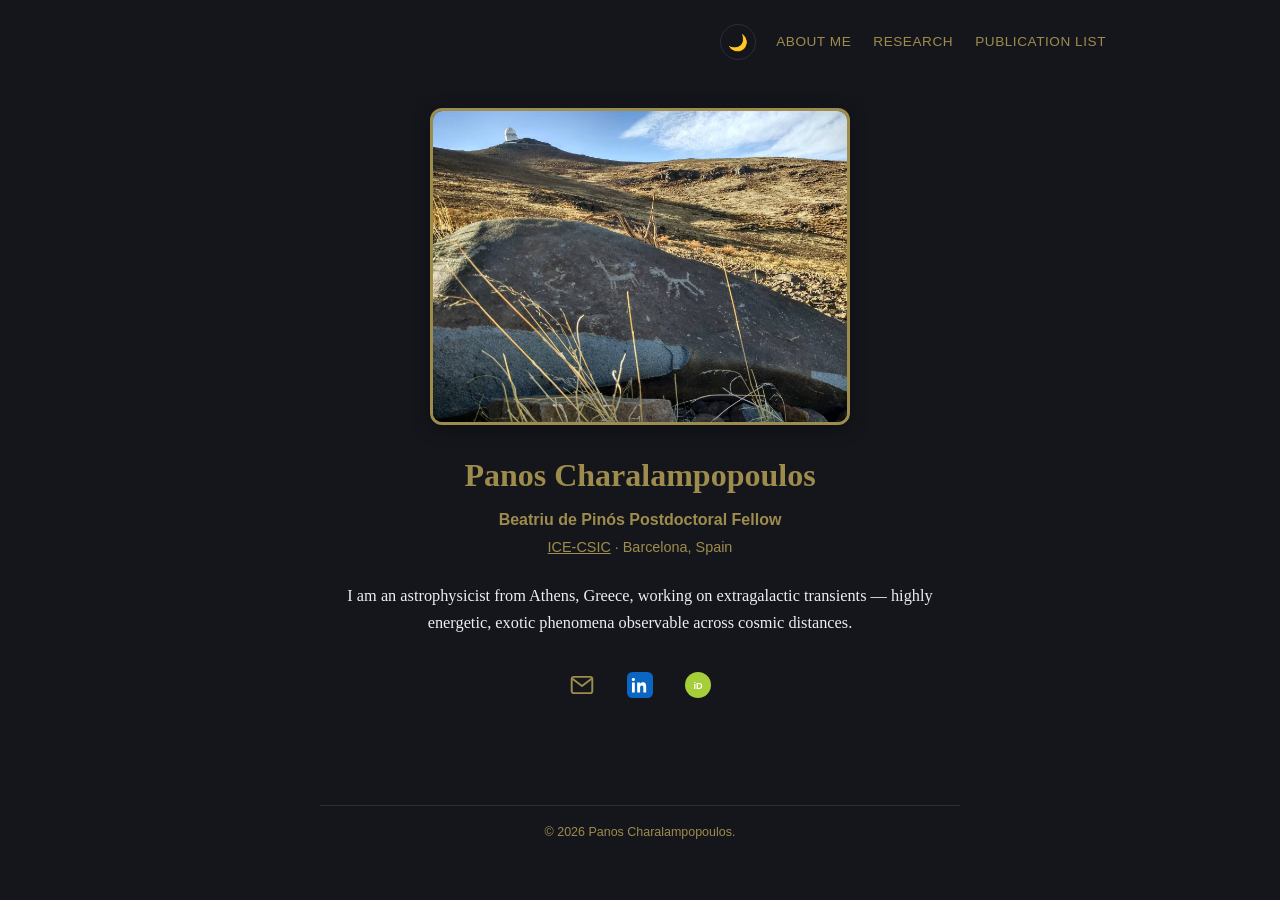
<file: index.html>
<!DOCTYPE html>
<html lang="en">
<head>
  <meta charset="UTF-8">
  <meta name="viewport" content="width=device-width, initial-scale=1.0">
  <title>Panos Charalampopoulos</title>
  <meta name="description" content="Panos Charalampopoulos — Beatriu de Pinós Postdoctoral Fellow, astrophysics.">
  <link rel="stylesheet" href="style.css">
</head>
<body>

  <header class="topbar">
    <button id="theme-toggle" class="theme-toggle" aria-label="Toggle light/dark theme" title="Toggle light/dark theme">🌙</button>
    <nav class="topnav">
      <a href="about.html">About me</a>
      <a href="projects.html">Research</a>
      <a href="publications.html">Publication list</a>
    </nav>
  </header>

  <main class="hero">
    <img src="evol.jpg" alt="Panos Charalampopoulos" class="avatar-base hero-avatar">
    <h1>Panos Charalampopoulos</h1>
    <p class="role">Beatriu de Pinós Postdoctoral Fellow</p>
    <p class="affiliation"><a href="https://www.ice.csic.es/" target="_blank" rel="noopener">ICE-CSIC</a> &middot; Barcelona, Spain</p>

    <p class="bio">
      I am an astrophysicist from Athens, Greece, working on extragalactic transients — highly energetic, exotic phenomena observable across cosmic distances.
    </p>

    <div class="icon-row">
      <a href="mailto:panos.charalampopoulos.astro@gmail.com" class="icon-link" aria-label="Email" title="Email">
        <svg viewBox="0 0 24 24" width="26" height="26" fill="none" stroke="currentColor" stroke-width="1.8" stroke-linecap="round" stroke-linejoin="round">
          <rect x="2.5" y="4.5" width="19" height="15" rx="2"></rect>
          <path d="M3.5 6.5l8.5 6.5 8.5-6.5"></path>
        </svg>
      </a>
      <a href="https://www.linkedin.com/in/panos-charalampopoulos-10a1qx7/" target="_blank" rel="noopener" class="icon-link" aria-label="LinkedIn" title="LinkedIn">
        <svg viewBox="0 0 24 24" width="26" height="26">
          <rect width="24" height="24" rx="5" fill="#0A66C2"></rect>
          <path fill="#fff" d="M7.2 9.6H4.6V19H7.2V9.6zM5.9 8.4c.9 0 1.5-.6 1.5-1.4C7.4 6.2 6.8 5.6 5.9 5.6c-.9 0-1.5.6-1.5 1.4 0 .8.6 1.4 1.5 1.4zM9.4 9.6h2.5v1.3h.1c.35-.65 1.2-1.35 2.5-1.35 2.7 0 3.2 1.75 3.2 4V19h-2.6v-4.3c0-1-.02-2.3-1.4-2.3-1.4 0-1.6 1.1-1.6 2.25V19H9.4V9.6z"></path>
        </svg>
      </a>
      <a href="https://orcid.org/0000-0002-0326-6715" target="_blank" rel="noopener" class="icon-link" aria-label="ORCID" title="ORCID">
        <svg viewBox="0 0 24 24" width="26" height="26">
          <circle cx="12" cy="12" r="12" fill="#A6CE39"></circle>
          <text x="12" y="15.5" text-anchor="middle" font-family="Arial, sans-serif" font-size="8.5" font-weight="700" fill="#fff">iD</text>
        </svg>
      </a>
    </div>
  </main>

  <footer>
    <p>&copy; <span id="year"></span> Panos Charalampopoulos.</p>
  </footer>

  <script src="theme.js"></script>
  <script>
    document.getElementById('year').textContent = new Date().getFullYear();
  </script>

</body>
</html>
</file>
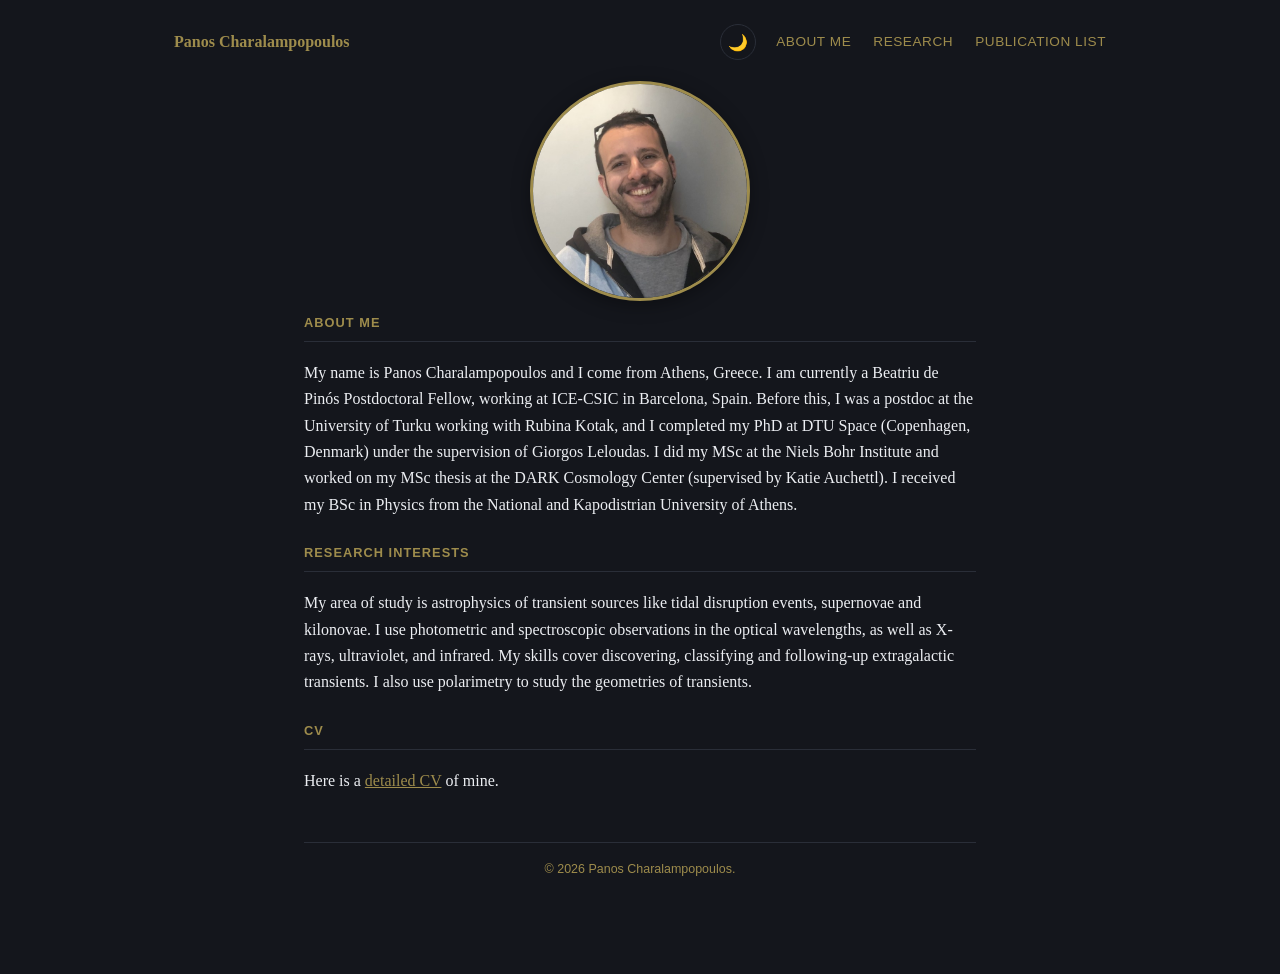
<file: about.html>
<!DOCTYPE html>
<html lang="en">
<head>
  <meta charset="UTF-8">
  <meta name="viewport" content="width=device-width, initial-scale=1.0">
  <title>About — Panos Charalampopoulos</title>
  <link rel="stylesheet" href="style.css">
</head>
<body>

  <header class="topbar">
    <a href="index.html" class="brand">Panos Charalampopoulos</a>
    <button id="theme-toggle" class="theme-toggle" aria-label="Toggle light/dark theme" title="Toggle light/dark theme">🌙</button>
    <nav class="topnav">
      <a href="about.html" class="active">About me</a>
      <a href="projects.html">Research</a>
      <a href="publications.html">Publication list</a>
    </nav>
  </header>

  <main class="page-content">

    <section id="about">
      <img src="photo.jpg" alt="Panos Charalampopoulos" class="avatar-base about-avatar">
      <h2>About me</h2>
      <p>
      My name is Panos Charalampopoulos and I come from Athens, Greece. I am currently a Beatriu de Pinós Postdoctoral Fellow, working at ICE-CSIC in Barcelona, Spain. Before this, I was a postdoc at the University of Turku working with Rubina Kotak, and I completed my PhD at DTU Space (Copenhagen, Denmark) under the supervision of Giorgos Leloudas. I did my MSc at the Niels Bohr Institute and worked on my MSc thesis at the DARK Cosmology Center (supervised by Katie Auchettl). I received my BSc in Physics from the National and Kapodistrian University of Athens.
      </p>
    </section>

    <section id="research" class="tight-top">
      <h2>Research interests</h2>
      <p>
      My area of study is astrophysics of transient sources like tidal disruption events, supernovae and kilonovae. I use photometric and spectroscopic observations in the optical wavelengths, as well as X-rays, ultraviolet, and infrared. My skills cover
      discovering, classifying and following-up extragalactic transients. I also use polarimetry to study the geometries of transients.
<!--       </p>
      <div class="research-item">
        <h3>Tidal Disruption Events</h3>
        <p>...</p>
      </div>
      <div class="research-item">
        <h3>Supernovae</h3>
        <p>...</p>
      </div> -->
    </section>


    <section id="cv" class="tight-top">
    <h2>CV</h2>
    <p>
    Here is a <a href="https://drive.google.com/file/d/19WFMZ4sf45NNUUSJmkBr3TS1W9z1-UUg/view" target="_blank" rel="noopener" class="underline-link">detailed CV</a> of mine.
    </section>


<!--     <section id="news">
      <h2>News</h2>
      <ul class="news-list">
        <li><time>2026</time> — Started my Beatriu de Pinós Fellowship at <em>[institution]</em>.</li>
        <li><time>2025</time> — Add a milestone: talk given, paper accepted, award, etc.</li>
        <li><time>2024</time> — Add another milestone here.</li>
      </ul>
    </section> -->

<!--     <section id="contact">
      <h2>Contact</h2>
      <p>
        <strong>Email:</strong> <a href="mailto:panos.charalampopoulos.astro@gmail.com">panos.charalampopoulos.astro@gmail.com</a><br>
        <strong>Office:</strong> Room / building, Institute name, City, Country
      </p>
    </section> -->

    <footer>
      <p>&copy; <span id="year"></span> Panos Charalampopoulos.</p>
    </footer>

  </main>

  <script src="theme.js"></script>
  <script>
    document.getElementById('year').textContent = new Date().getFullYear();
  </script>

</body>
</html>
</file>
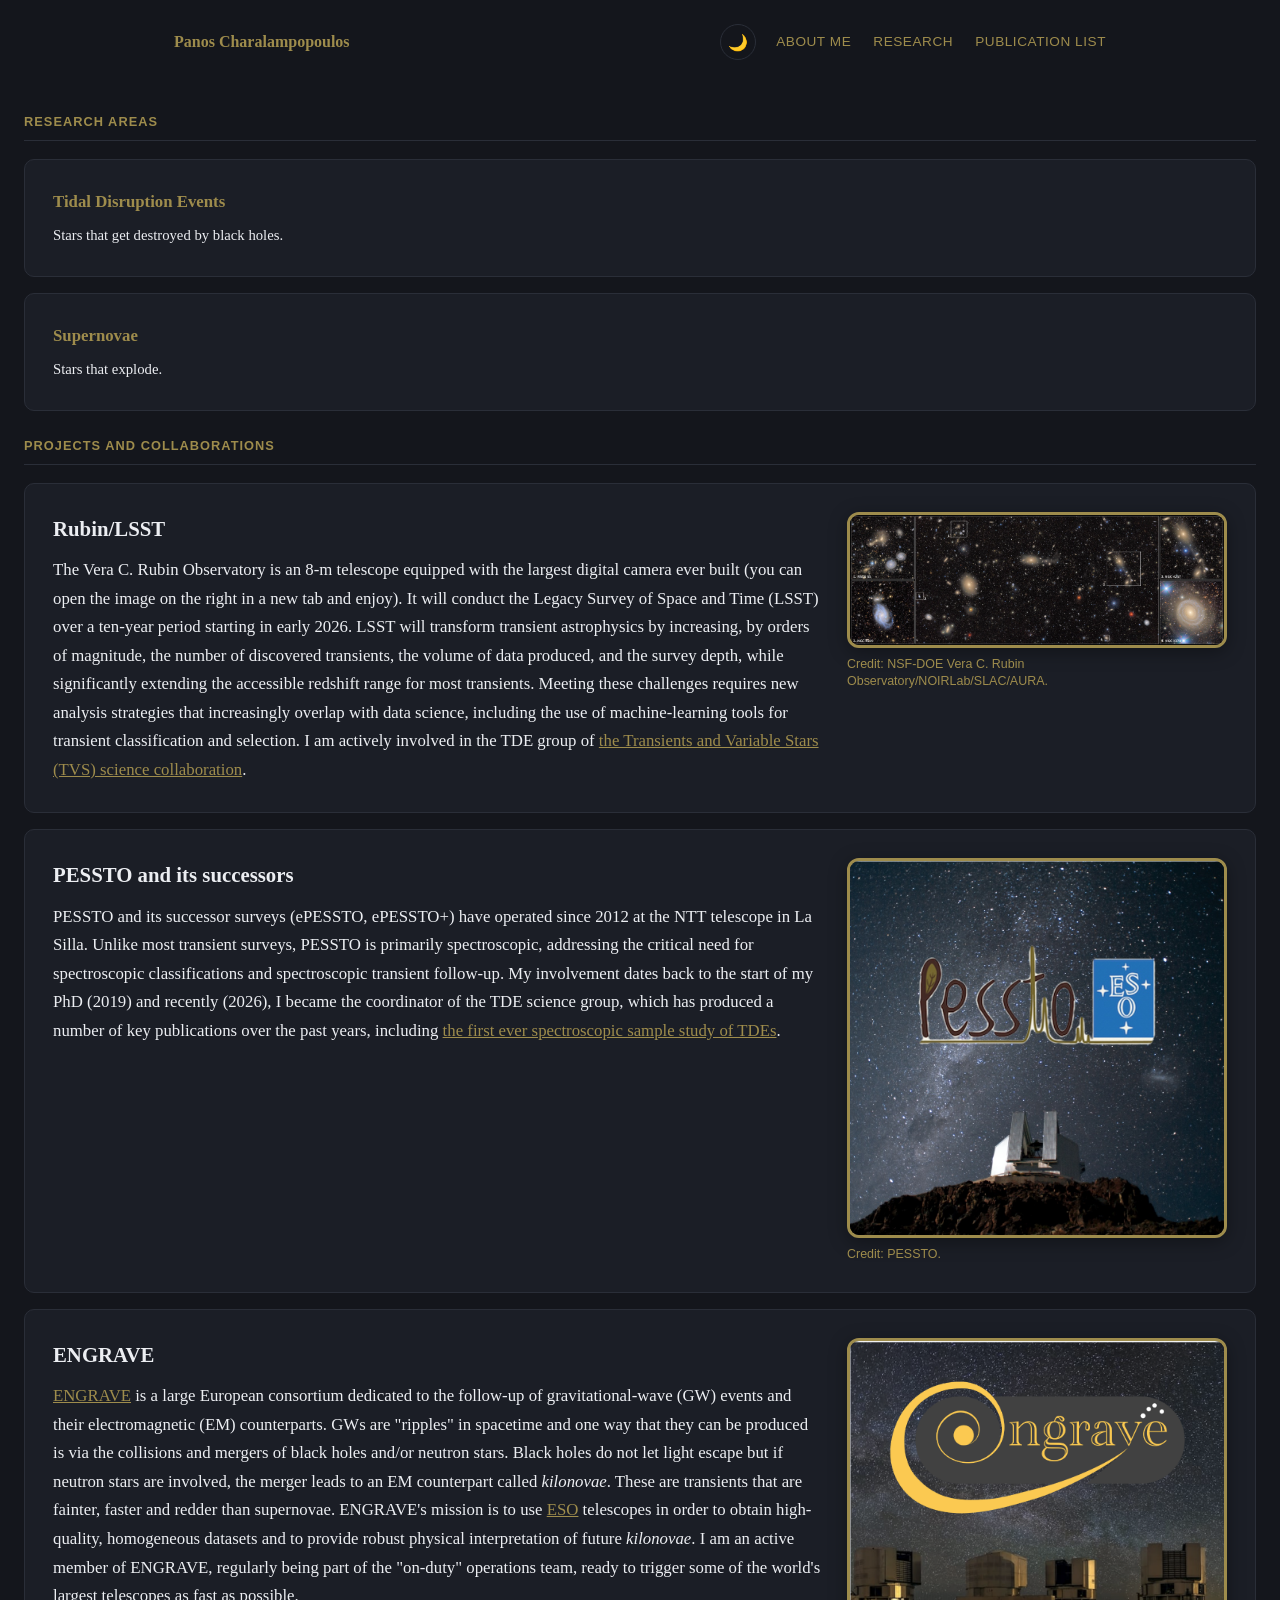
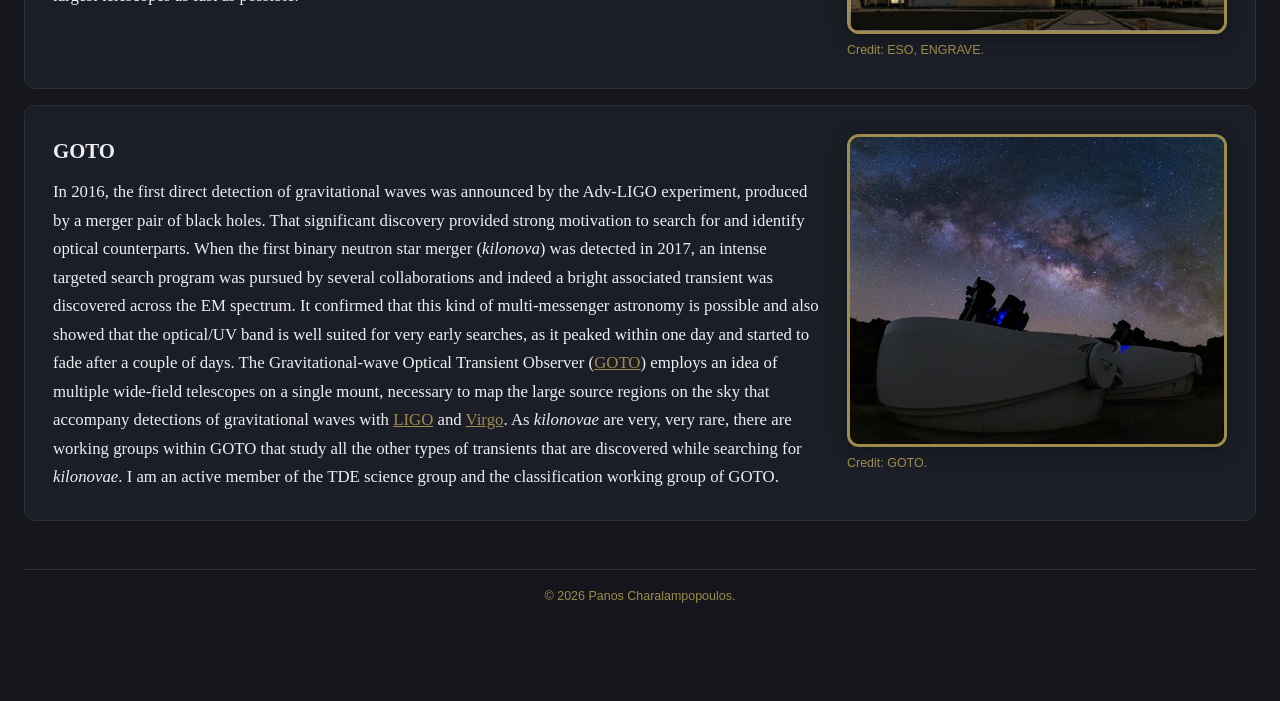
<file: projects.html>
<!DOCTYPE html>
<html lang="en">
<head>
  <meta charset="UTF-8">
  <meta name="viewport" content="width=device-width, initial-scale=1.0">
  <title>Research — Panos Charalampopoulos</title>
  <link rel="stylesheet" href="style.css">
</head>
<body>

  <header class="topbar">
    <a href="index.html" class="brand">Panos Charalampopoulos</a>
    <button id="theme-toggle" class="theme-toggle" aria-label="Toggle light/dark theme" title="Toggle light/dark theme">🌙</button>
    <nav class="topnav">
      <a href="about.html">About me</a>
      <a href="projects.html" class="active">Research</a>
      <a href="publications.html">Publication list</a>
    </nav>
  </header>

  <main class="page-content research-page">

    <section id="projects">
      <h2>Research areas</h2>
      <div class="grid">

        <a href="tde.html" class="card card-link">
          <h3>Tidal Disruption Events</h3>
          <p>Stars that get destroyed by black holes.</p>
        </a>

        <a href="supernovae.html" class="card card-link">
          <h3>Supernovae</h3>
          <p>Stars that explode.</p>
        </a>

      </div>
    </section>

    <section id="collaborations" class="tight-top">
      <h2>Projects and collaborations</h2>
      <div class="grid">

        <article class="card research-card">
          <div class="research-text">
            <h3>Rubin/LSST</h3>
            <p>The Vera C. Rubin Observatory is an 8-m telescope equipped with the largest digital camera ever built (you can open the image on the right in a new tab and enjoy). It will conduct the Legacy Survey of Space and Time (LSST) over a ten-year period starting in early 2026. LSST will transform transient astrophysics by increasing, by orders of magnitude, the number of discovered transients, the volume of data produced, and the survey depth, while significantly extending the accessible redshift range for most transients. Meeting these challenges requires new analysis strategies that increasingly overlap with data science, including the use of machine-learning tools for transient classification and selection. I am actively involved in the TDE group of <a href="https://lsst-tvssc.github.io/index.html" target="_blank" rel="noopener" class="underline-link">the Transients and Variable Stars (TVS) science collaboration</a>.</p>
          </div>
          <figure class="research-figure">
            <img src="rubin.webp" alt="Vera C. Rubin Observatory">
            <figcaption>Credit: NSF-DOE Vera C. Rubin Observatory/NOIRLab/SLAC/AURA.</figcaption>
          </figure>
        </article>

        <article class="card research-card">
          <div class="research-text">
            <h3>PESSTO and its successors</h3>
            <p>PESSTO and its successor surveys (ePESSTO, ePESSTO+) have operated since 2012 at the NTT telescope in La Silla. Unlike most transient surveys, PESSTO is primarily spectroscopic, addressing the critical need for spectroscopic classifications and spectroscopic transient follow-up. My involvement dates back to the start of my PhD (2019) and recently (2026), I became the coordinator of the TDE science group, which has produced a number of key publications over the past years, including <a href="https://www.aanda.org/articles/aa/full_html/2022/03/aa42122-21/aa42122-21.html" target="_blank" rel="noopener" class="underline-link">the first ever spectroscopic sample study of TDEs</a>.</p>
          </div>
          <figure class="research-figure">
            <img src="pessto.jpg" alt="PESSTO">
            <figcaption>Credit: PESSTO.</figcaption>
          </figure>
        </article>

        <article class="card research-card">
          <div class="research-text">
            <h3>ENGRAVE</h3>
            <p><a href="http://www.engrave-eso.org/" target="_blank" rel="noopener" class="underline-link">ENGRAVE</a> is a large European consortium dedicated to the follow-up of gravitational-wave (GW) events and their electromagnetic (EM) counterparts. GWs are "ripples" in spacetime and one way that they can be produced is via the collisions and mergers of black holes and/or neutron stars. Black holes do not let light escape but if neutron stars are involved, the merger leads to an EM counterpart called <em>kilonovae</em>. These are transients that are fainter, faster and redder than supernovae. ENGRAVE's mission is to use <a href="https://www.eso.org/public/about-eso/" target="_blank" rel="noopener" class="underline-link">ESO</a> telescopes in order to obtain high-quality, homogeneous datasets and to provide robust physical interpretation of future <em>kilonovae</em>. I am an active member of ENGRAVE, regularly being part of the "on-duty" operations team, ready to trigger some of the world's largest telescopes as fast as possible.</p>
          </div>
          <figure class="research-figure">
            <img src="engrave.png" alt="ENGRAVE">
            <figcaption>Credit: ESO, ENGRAVE.</figcaption>
          </figure>
        </article>

        <article class="card research-card">
          <div class="research-text">
            <h3>GOTO</h3>
            <p>In 2016, the first direct detection of gravitational waves was announced by the Adv-LIGO experiment, produced by a merger pair of black holes. That significant discovery provided strong motivation to search for and identify optical counterparts. When the first binary neutron star merger (<em>kilonova</em>) was detected in 2017, an intense targeted search program was pursued by several collaborations and indeed a bright associated transient was discovered across the EM spectrum. It confirmed that this kind of multi-messenger astronomy is possible and also showed that the optical/UV band is well suited for very early searches, as it peaked within one day and started to fade after a couple of days. The Gravitational-wave Optical Transient Observer (<a href="https://goto-observatory.org/" target="_blank" rel="noopener" class="underline-link">GOTO</a>) employs an idea of multiple wide-field telescopes on a single mount, necessary to map the large source regions on the sky that accompany detections of gravitational waves with <a href="https://www.ligo.org/" target="_blank" rel="noopener" class="underline-link">LIGO</a> and <a href="http://www.virgo-gw.eu/" target="_blank" rel="noopener" class="underline-link">Virgo</a>. As <em>kilonovae</em> are very, very rare, there are working groups within GOTO that study all the other types of transients that are discovered while searching for <em>kilonovae</em>. I am an active member of the TDE science group and the classification working group of GOTO.</p>
          </div>
          <figure class="research-figure">
            <img src="goto.jpg" alt="GOTO">
            <figcaption>Credit: GOTO.</figcaption>
          </figure>
        </article>

      </div>
    </section>

    <footer>
      <p>&copy; <span id="year"></span> Panos Charalampopoulos.</p>
    </footer>

  </main>

  <script src="theme.js"></script>
  <script>
    document.getElementById('year').textContent = new Date().getFullYear();
  </script>

</body>
</html>
</file>
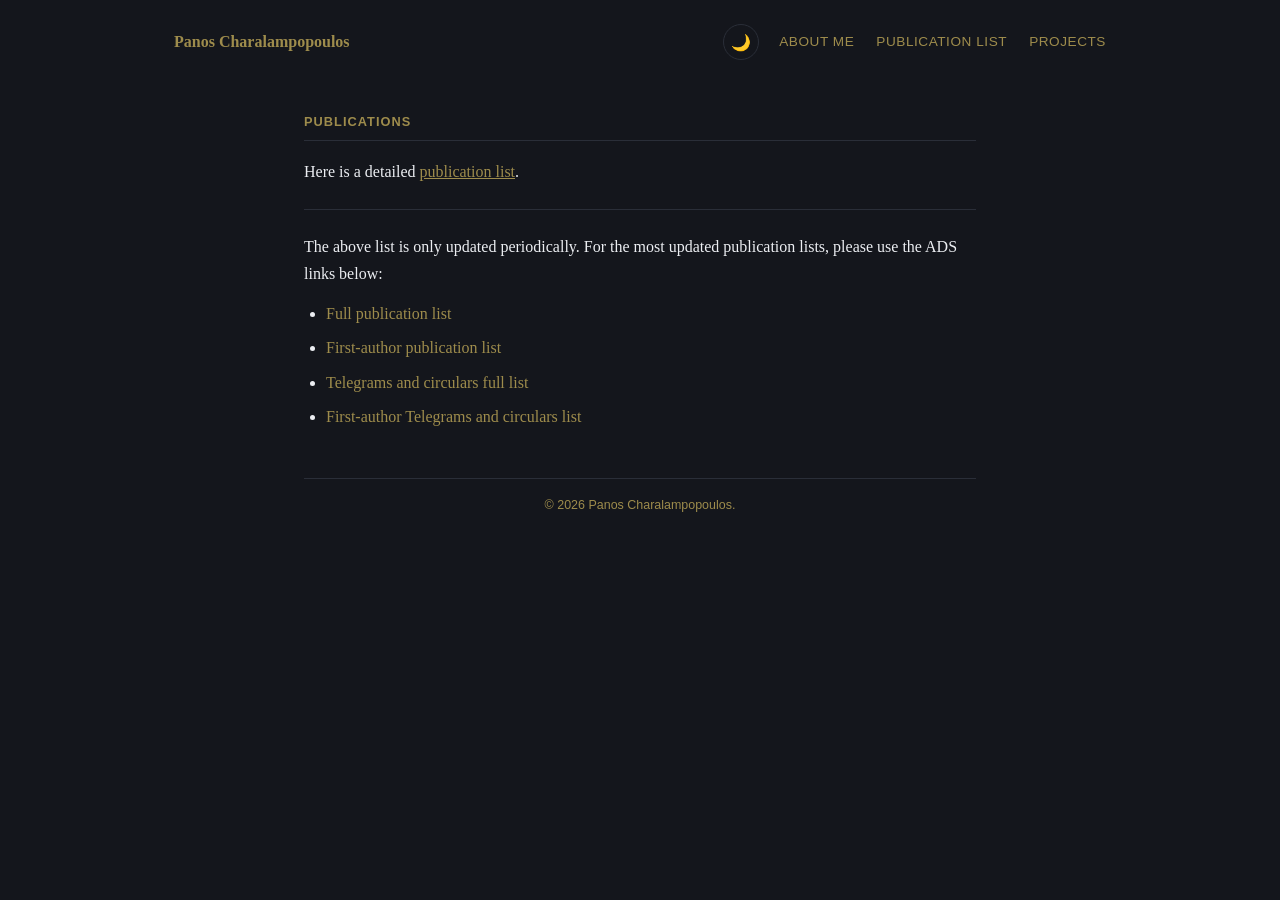
<file: publications.html>
<!DOCTYPE html>
<html lang="en">
<head>
  <meta charset="UTF-8">
  <meta name="viewport" content="width=device-width, initial-scale=1.0">
  <title>Publications — Panos Charalampopoulos</title>
  <link rel="stylesheet" href="style.css">
</head>
<body>

  <header class="topbar">
    <a href="index.html" class="brand">Panos Charalampopoulos</a>
    <button id="theme-toggle" class="theme-toggle" aria-label="Toggle light/dark theme" title="Toggle light/dark theme">🌙</button>
    <nav class="topnav">
      <a href="about.html">About me</a>
      <a href="publications.html" class="active">Publication list</a>
      <a href="projects.html">Projects</a>
    </nav>
  </header>

  <main class="page-content">

    <section id="publications">
      <h2>Publications</h2>

      <p>Here is a detailed <a href="https://drive.google.com/file/d/1s_jVEMswj3hY-D3Y2OemDeuiYKopADcW/view" target="_blank" rel="noopener" class="underline-link">publication list</a>.</p>

      <hr class="thin-rule">

      <p>The above list is only updated periodically. For the most updated publication lists, please use the ADS links below:</p>

      <ul class="ads-list">
        <li><a href="https://ui.adsabs.harvard.edu/search/filter_doctype_facet_hier_fq_doctype=OR&filter_doctype_facet_hier_fq_doctype=doctype_facet_hier%3A%221%2FArticle%2FJournal%20Article%22&filter_doctype_facet_hier_fq_doctype=doctype_facet_hier%3A%221%2FArticle%2Fe-print%22&fq=%7B!type%3Daqp%20v%3D%24fq_doctype%7D&fq_doctype=(doctype_facet_hier%3A%221%2FArticle%2FJournal%20Article%22%20OR%20doctype_facet_hier%3A%221%2FArticle%2Fe-print%22)&p_=0&q=author%3A(%22charalampopoulos%2Cpanos%22)&sort=date%20desc%2C%20bibcode%20desc" target="_blank" rel="noopener">Full publication list</a></li>
        <li><a href="https://ui.adsabs.harvard.edu/search/filter_doctype_facet_hier_fq_doctype=OR&filter_doctype_facet_hier_fq_doctype=doctype_facet_hier%3A%221%2FArticle%2FJournal%20Article%22&filter_doctype_facet_hier_fq_doctype=doctype_facet_hier%3A%221%2FArticle%2Fe-print%22&fq=%7B!type%3Daqp%20v%3D%24fq_doctype%7D&fq_doctype=(doctype_facet_hier%3A%221%2FArticle%2FJournal%20Article%22%20OR%20doctype_facet_hier%3A%221%2FArticle%2Fe-print%22)&p_=0&q=author%3A(%22%5Echaralampopoulos%2Cpanos%22)&sort=date%20desc%2C%20bibcode%20desc" target="_blank" rel="noopener">First-author publication list</a></li>
        <li><a href="https://ui.adsabs.harvard.edu/search/filter_doctype_facet_hier_fq_doctype=AND&filter_doctype_facet_hier_fq_doctype=doctype_facet_hier%3A%221%2FNon-Article%2FCircular%22&fq=%7B!type%3Daqp%20v%3D%24fq_doctype%7D&fq_doctype=%28doctype_facet_hier%3A%221%2FNon-Article%2FCircular%22%29&q=%20author%3A%22charalampopoulos%2Cpanos%22&sort=date%20desc%2C%20bibcode%20desc&p_=0" target="_blank" rel="noopener">Telegrams and circulars full list</a></li>
        <li><a href="https://ui.adsabs.harvard.edu/search/filter_doctype_facet_hier_fq_doctype=AND&filter_doctype_facet_hier_fq_doctype=doctype_facet_hier%3A%221%2FNon-Article%2FCircular%22&fq=%7B!type%3Daqp%20v%3D%24fq_doctype%7D&fq_doctype=(doctype_facet_hier%3A%221%2FNon-Article%2FCircular%22)&p_=0&q=%20author%3A%22%5Echaralampopoulos%2Cpanos%22&sort=date%20desc%2C%20bibcode%20desc" target="_blank" rel="noopener">First-author Telegrams and circulars list</a></li>
      </ul>
    </section>

    <footer>
      <p>&copy; <span id="year"></span> Panos Charalampopoulos.</p>
    </footer>

  </main>

  <script src="theme.js"></script>
  <script>
    document.getElementById('year').textContent = new Date().getFullYear();
  </script>

</body>
</html>
</file>
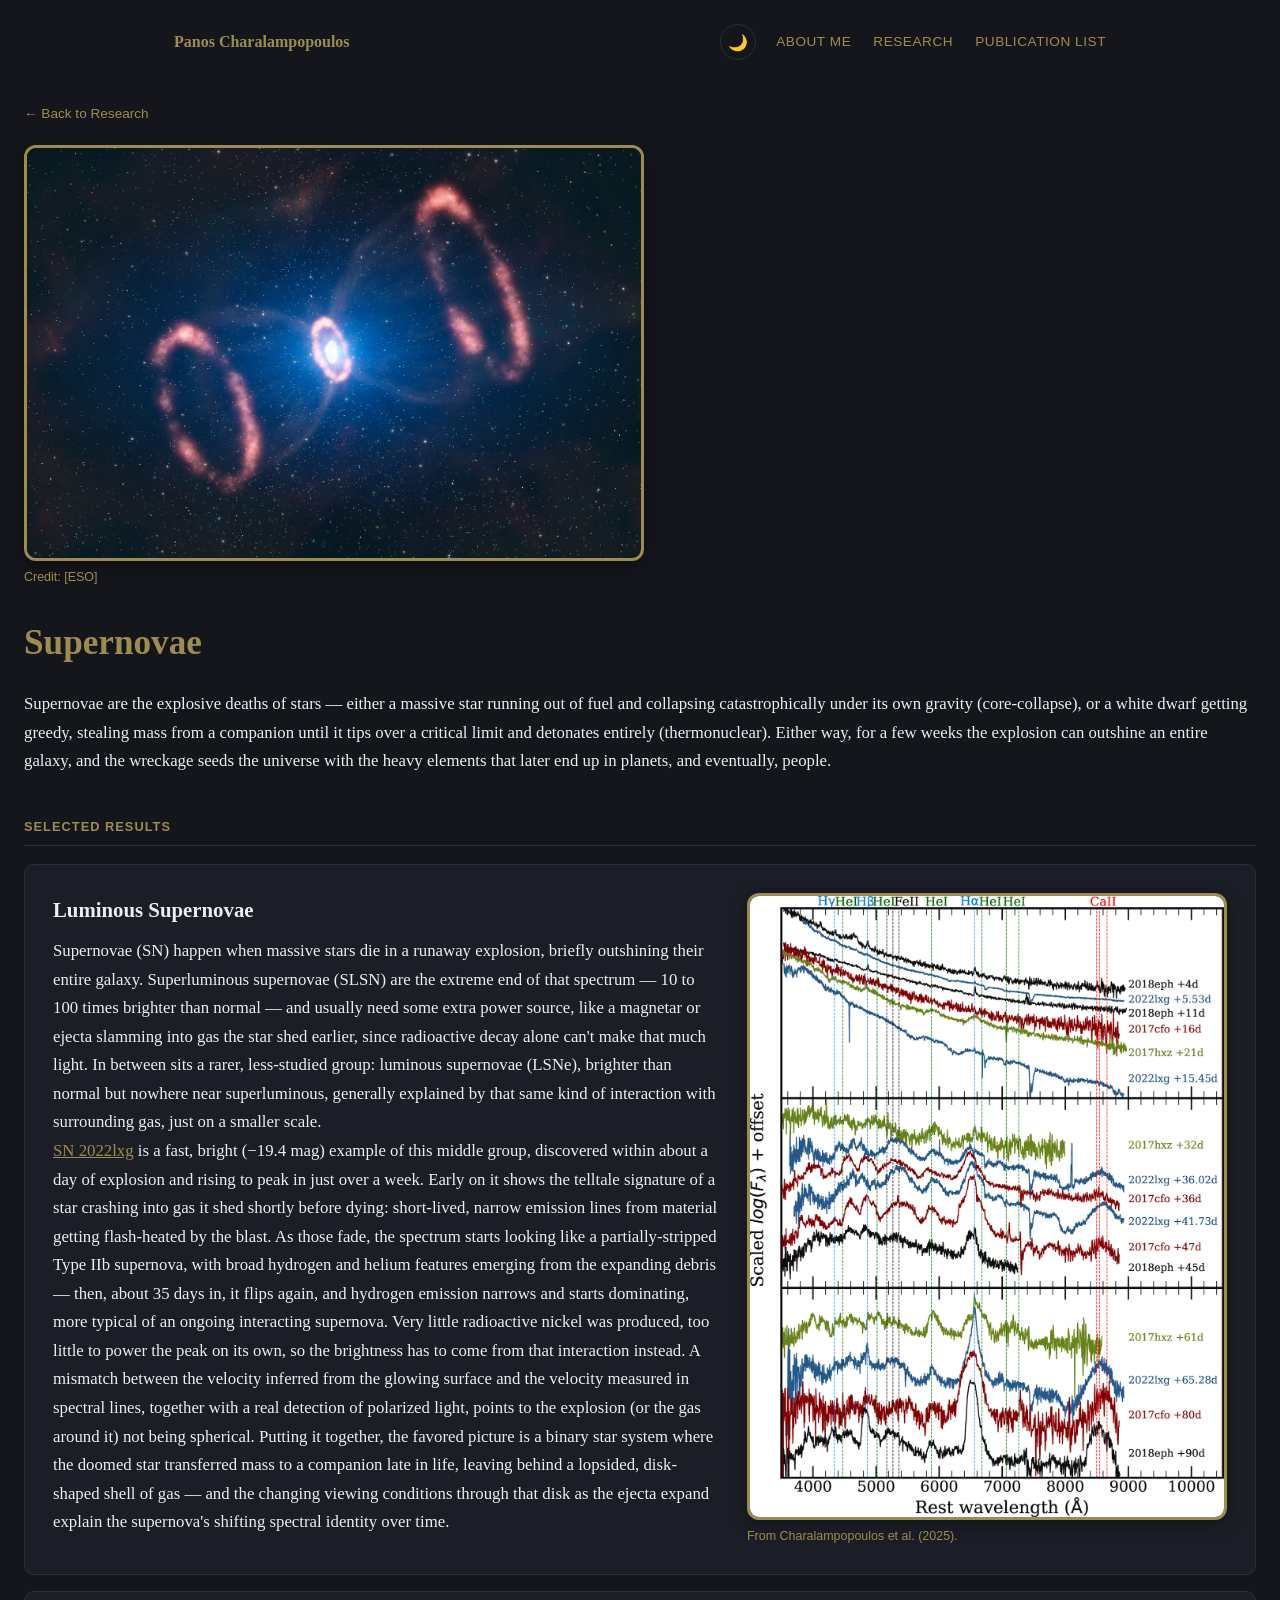
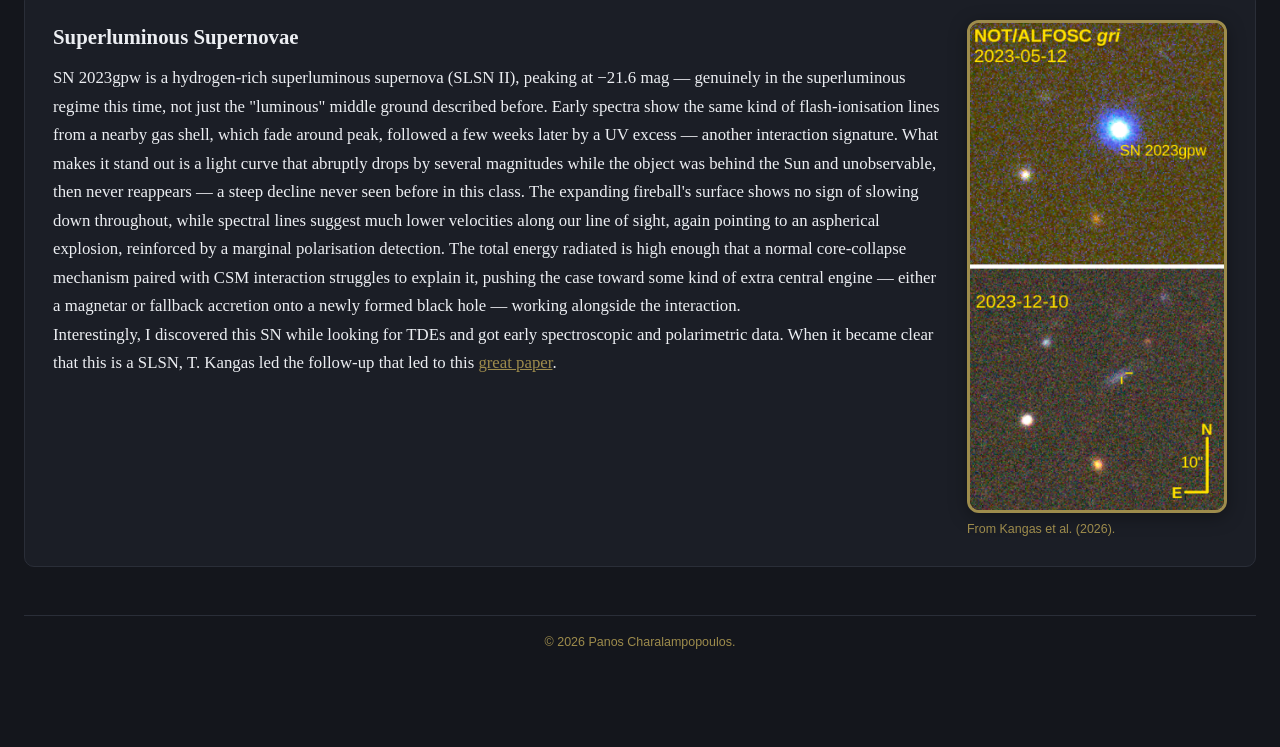
<file: supernovae.html>
<!DOCTYPE html>
<html lang="en">
<head>
  <meta charset="UTF-8">
  <meta name="viewport" content="width=device-width, initial-scale=1.0">
  <title>Supernovae — Panos Charalampopoulos</title>
  <link rel="stylesheet" href="style.css">
</head>
<body>

  <header class="topbar">
    <a href="index.html" class="brand">Panos Charalampopoulos</a>
    <button id="theme-toggle" class="theme-toggle" aria-label="Toggle light/dark theme" title="Toggle light/dark theme">🌙</button>
    <nav class="topnav">
      <a href="about.html">About me</a>
      <a href="projects.html" class="active">Research</a>
      <a href="publications.html">Publication list</a>
    </nav>
  </header>

  <main class="page-content research-page">

    <a href="projects.html" class="back-link">&larr; Back to Research</a>

    <figure class="topic-figure">
      <img src="SN.jpg" alt="Supernova">
      <figcaption>Credit: [ESO]</figcaption>
    </figure>

    <h1 class="topic-title">Supernovae</h1>

    <p class="topic-intro">
      Supernovae are the explosive deaths of stars — either a massive star running out of fuel and collapsing catastrophically under its own gravity (core-collapse), or a white dwarf getting greedy, stealing mass from a companion until it tips over a critical limit and detonates entirely (thermonuclear). Either way, for a few weeks the explosion can outshine an entire galaxy, and the wreckage seeds the universe with the heavy elements that later end up in planets, and eventually, people.
    </p>

    <section id="selected-results">
      <h2>Selected results</h2>
      <div class="grid">

        <article class="card research-card">
          <div class="research-text">
            <h3>Luminous Supernovae</h3>
            <p>Supernovae (SN) happen when massive stars die in a runaway explosion, briefly outshining their entire galaxy. Superluminous supernovae (SLSN) are the extreme end of that spectrum — 10 to 100 times brighter than normal — and usually need some extra power source, like a magnetar or ejecta slamming into gas the star shed earlier, since radioactive decay alone can't make that much light. In between sits a rarer, less-studied group: luminous supernovae (LSNe), brighter than normal but nowhere near superluminous, generally explained by that same kind of interaction with surrounding gas, just on a smaller scale.</p>
            <p><a href="https://www.aanda.org/articles/aa/full_html/2025/08/aa54648-25/aa54648-25.html" target="_blank" rel="noopener" class="underline-link">SN 2022lxg</a> is a fast, bright (−19.4 mag) example of this middle group, discovered within about a day of explosion and rising to peak in just over a week. Early on it shows the telltale signature of a star crashing into gas it shed shortly before dying: short-lived, narrow emission lines from material getting flash-heated by the blast. As those fade, the spectrum starts looking like a partially-stripped Type IIb supernova, with broad hydrogen and helium features emerging from the expanding debris — then, about 35 days in, it flips again, and hydrogen emission narrows and starts dominating, more typical of an ongoing interacting supernova. Very little radioactive nickel was produced, too little to power the peak on its own, so the brightness has to come from that interaction instead. A mismatch between the velocity inferred from the glowing surface and the velocity measured in spectral lines, together with a real detection of polarized light, points to the explosion (or the gas around it) not being spherical. Putting it together, the favored picture is a binary star system where the doomed star transferred mass to a companion late in life, leaving behind a lopsided, disk-shaped shell of gas — and the changing viewing conditions through that disk as the ejecta expand explain the supernova's shifting spectral identity over time.</p>
          </div>
          <figure class="research-figure" style="flex-basis: 480px;">
            <img src="22lxg.jpg" alt="SN 2022lxg">
            <figcaption>From Charalampopoulos et al. (2025).</figcaption>
          </figure>
        </article>

        <article class="card research-card">
          <div class="research-text">
            <h3>Superluminous Supernovae</h3>
            <p>SN 2023gpw is a hydrogen-rich superluminous supernova (SLSN II), peaking at −21.6 mag — genuinely in the superluminous regime this time, not just the "luminous" middle ground described before. Early spectra show the same kind of flash-ionisation lines from a nearby gas shell, which fade around peak, followed a few weeks later by a UV excess — another interaction signature. What makes it stand out is a light curve that abruptly drops by several magnitudes while the object was behind the Sun and unobservable, then never reappears — a steep decline never seen before in this class. The expanding fireball's surface shows no sign of slowing down throughout, while spectral lines suggest much lower velocities along our line of sight, again pointing to an aspherical explosion, reinforced by a marginal polarisation detection. The total energy radiated is high enough that a normal core-collapse mechanism paired with CSM interaction struggles to explain it, pushing the case toward some kind of extra central engine — either a magnetar or fallback accretion onto a newly formed black hole — working alongside the interaction. </p>
            <p>Interestingly, I discovered this SN while looking for TDEs and got early spectroscopic and polarimetric data. When it became clear that this is a SLSN, T. Kangas led the follow-up that led to this <a href="https://ui.adsabs.harvard.edu/link_gateway/2026A%26A...705A..52K/PUB_HTML" target="_blank" rel="noopener" class="underline-link">great paper</a>.</p>
          </div>
          <figure class="research-figure" style="flex-basis: 260px;">
            <img src="23gpw.jpg" alt="SN 2023gpw">
            <figcaption>From Kangas et al. (2026).</figcaption>
          </figure>
        </article>

      </div>
    </section>

    <footer>
      <p>&copy; <span id="year"></span> Panos Charalampopoulos.</p>
    </footer>

  </main>

  <script src="theme.js"></script>
  <script>
    document.getElementById('year').textContent = new Date().getFullYear();
  </script>

</body>
</html>
</file>
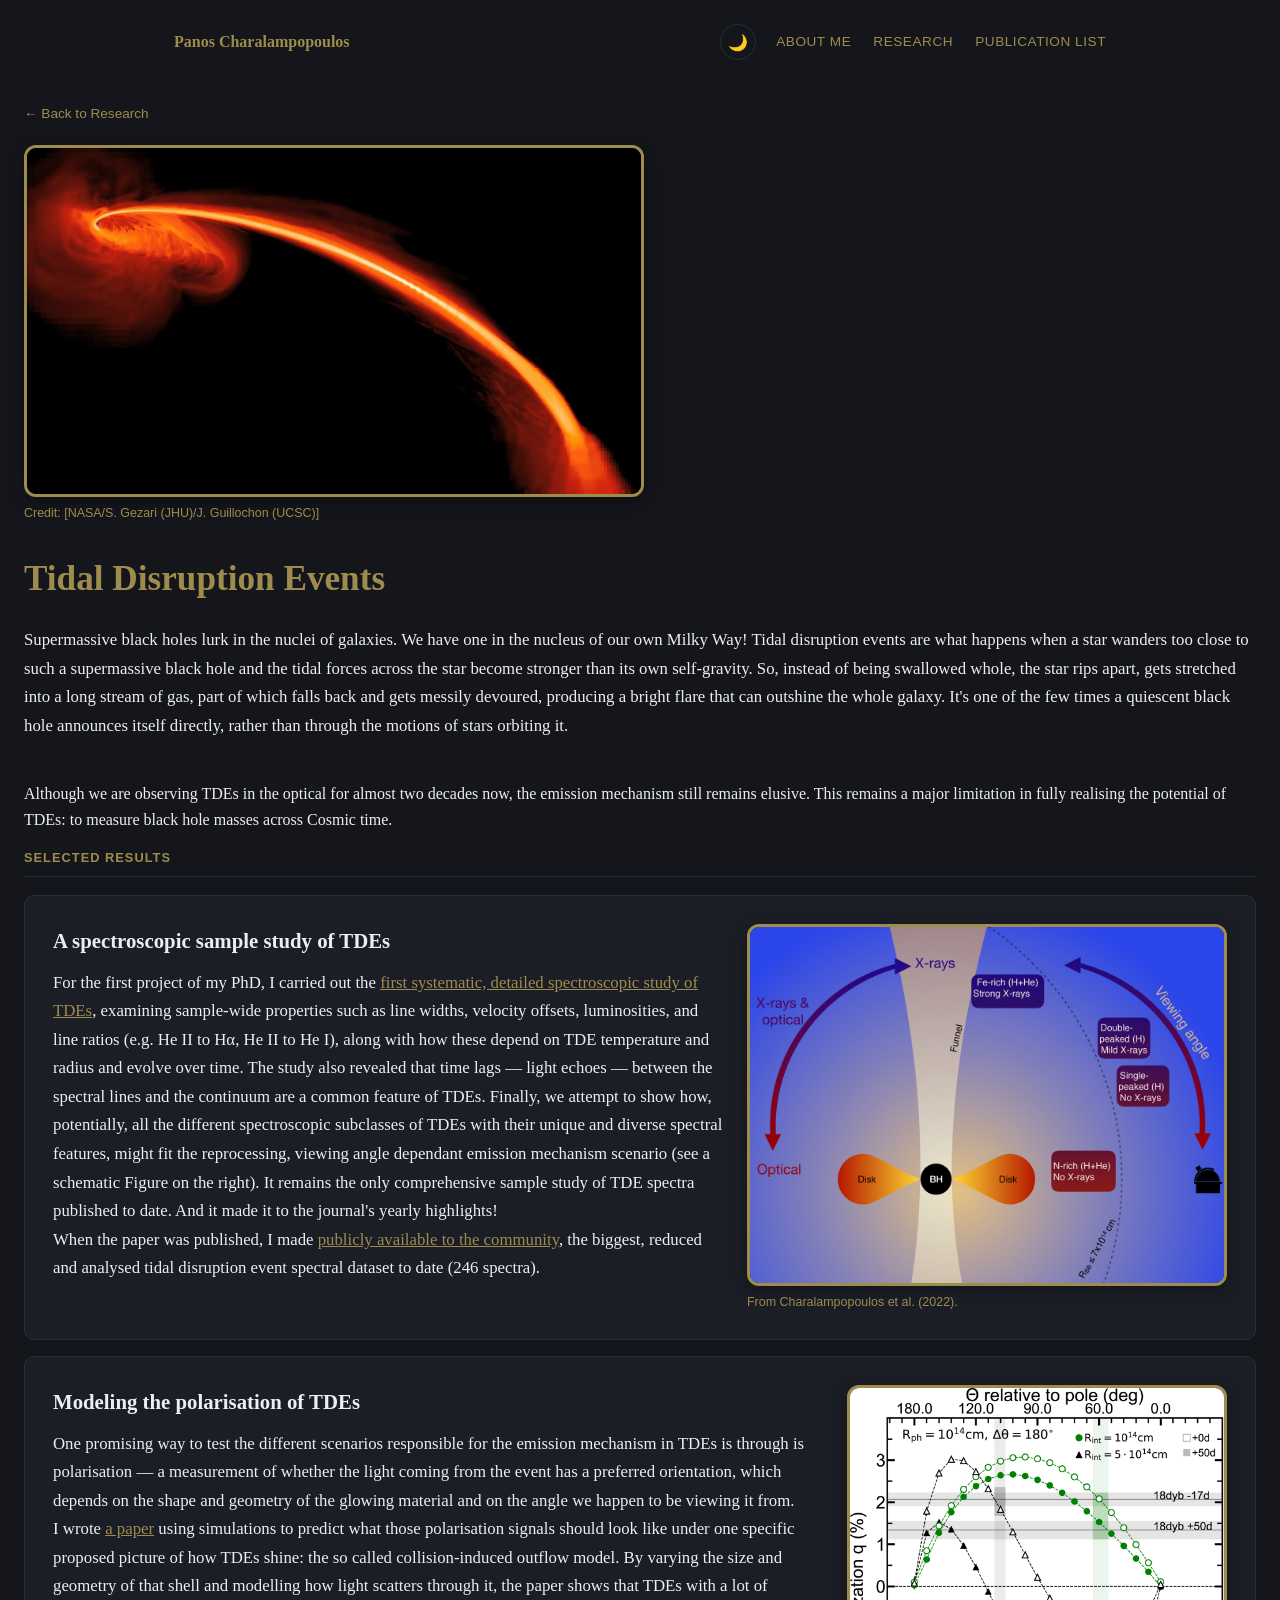
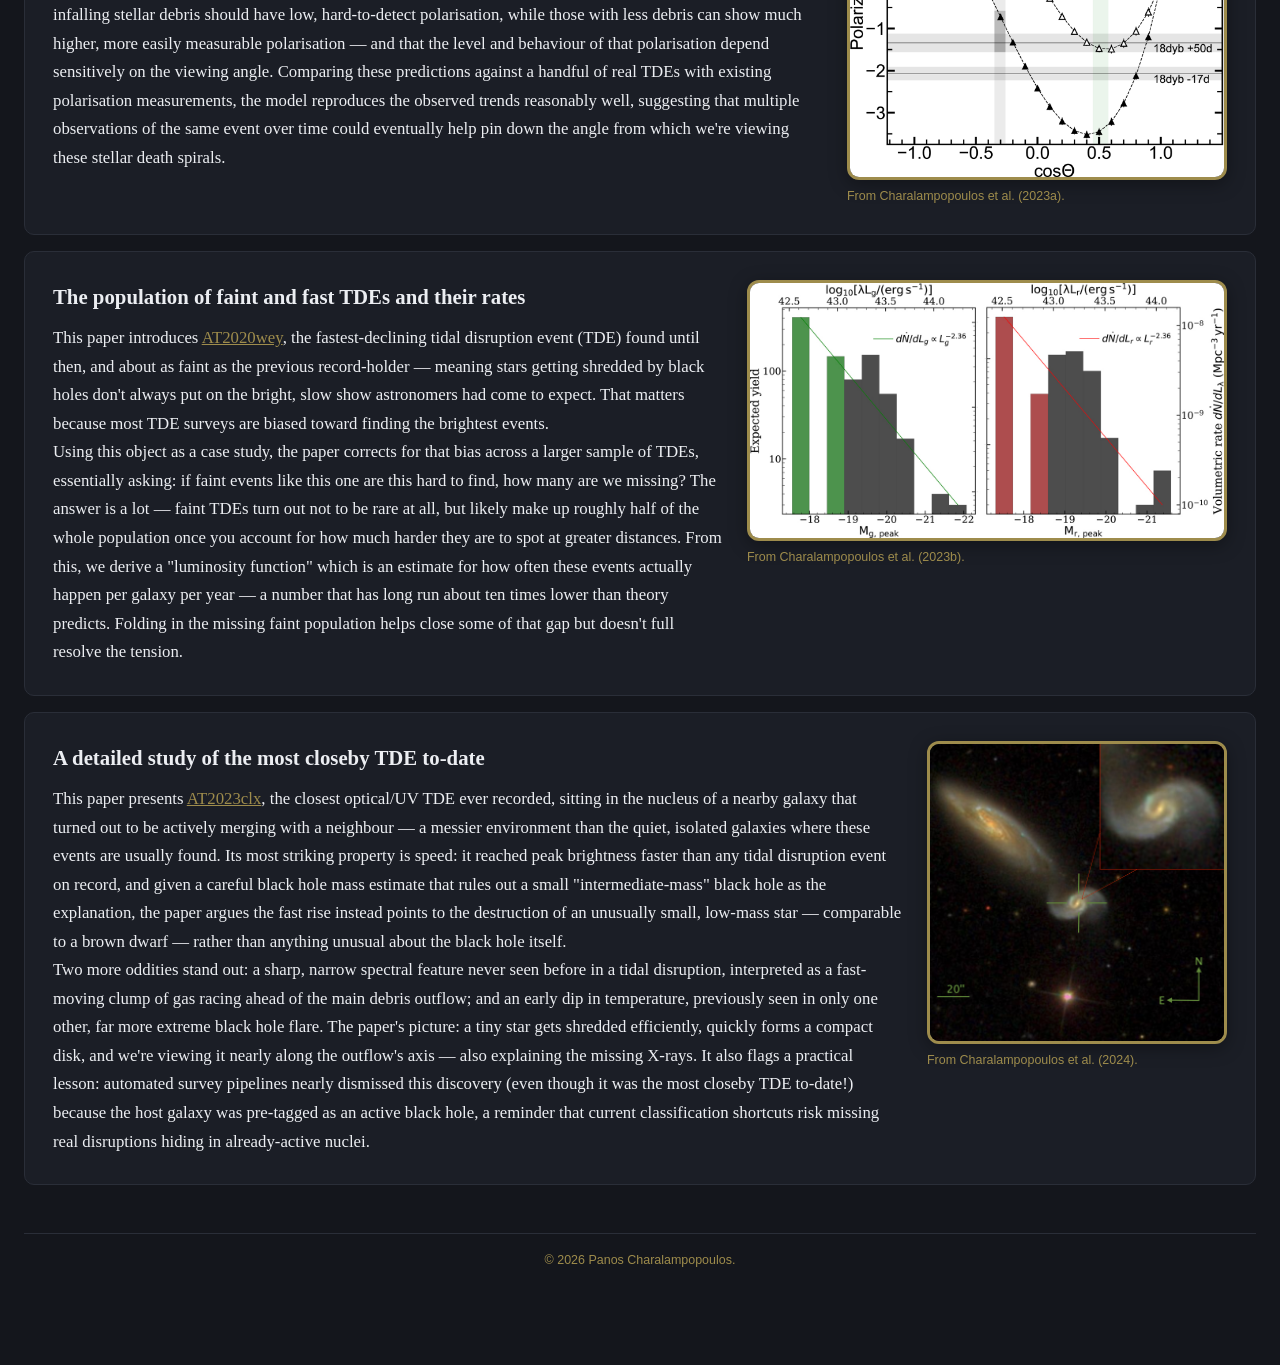
<file: tde.html>
<!DOCTYPE html>
<html lang="en">
<head>
  <meta charset="UTF-8">
  <meta name="viewport" content="width=device-width, initial-scale=1.0">
  <title>Tidal Disruption Events — Panos Charalampopoulos</title>
  <link rel="stylesheet" href="style.css">
</head>
<body>

  <header class="topbar">
    <a href="index.html" class="brand">Panos Charalampopoulos</a>
    <button id="theme-toggle" class="theme-toggle" aria-label="Toggle light/dark theme" title="Toggle light/dark theme">🌙</button>
    <nav class="topnav">
      <a href="about.html">About me</a>
      <a href="projects.html" class="active">Research</a>
      <a href="publications.html">Publication list</a>
    </nav>
  </header>

  <main class="page-content research-page">

    <a href="projects.html" class="back-link">&larr; Back to Research</a>

    <figure class="topic-figure">
      <img src="tde.jpg" alt="Tidal Disruption Event">
      <figcaption>Credit: [NASA/S. Gezari (JHU)/J. Guillochon (UCSC)]</figcaption>
    </figure>

    <h1 class="topic-title">Tidal Disruption Events</h1>

    <p class="topic-intro">
      Supermassive black holes lurk in the nuclei of galaxies. We have one in the nucleus of our own Milky Way! Tidal disruption events are what happens when a star wanders too close to such a supermassive black hole and the tidal forces across the star become stronger than its own self-gravity. So, instead of being swallowed whole, the star rips apart, gets stretched into a long stream of gas, part of which falls back and gets messily devoured, producing a bright flare that can outshine the whole galaxy. It's one of the few times a quiescent black hole announces itself directly, rather than through the motions of stars orbiting it. </p>
      <p>Although we are observing TDEs in the optical for almost two decades now, the emission mechanism still remains elusive. This remains a major limitation in fully realising the potential of TDEs: to measure black hole masses across Cosmic time. 
    </p>

    <section id="selected-results">
      <h2>Selected results</h2>
      <div class="grid">

        <article class="card research-card">
          <div class="research-text">
            <h3>A spectroscopic sample study of TDEs</h3>
            <p>For the first project of my PhD, I carried out the <a href="https://www.aanda.org/articles/aa/full_html/2022/03/aa42122-21/aa42122-21.html" target="_blank" rel="noopener" class="underline-link">first systematic, detailed spectroscopic study of TDEs</a>, examining sample-wide properties such as line widths, velocity offsets, luminosities, and line ratios (e.g. He II to Hα, He II to He I), along with how these depend on TDE temperature and radius and evolve over time. The study also revealed that time lags — light echoes — between the spectral lines and the continuum are a common feature of TDEs. Finally, we attempt to show how, potentially, all the different spectroscopic subclasses of TDEs with their unique and diverse spectral features, might fit the reprocessing, viewing angle dependant emission mechanism scenario (see a schematic Figure on the right). It remains the only comprehensive sample study of TDE spectra published to date. And it made it to the journal's yearly highlights!</p>
            <p>When the paper was published, I made <a href="https://www.wiserep.org/search/spectra?&amp;name=&amp;name_like=0&amp;public=all&amp;inserted_period_value=0&amp;inserted_period_units=days&amp;type%5B%5D=null&amp;type_family%5B%5D=null&amp;instruments%5B%5D=null&amp;spectypes%5B%5D=10%2C20&amp;qualityid%5B%5D=null&amp;groupid%5B%5D=null&amp;spectra_count=&amp;redshift_min=&amp;redshift_max=&amp;obsdate_start%5Bdate%5D=&amp;obsdate_end%5Bdate%5D=&amp;spec_phase_min=&amp;spec_phase_max=&amp;spec_phase_unit=days&amp;phase_types%5B%5D=null&amp;filters%5B%5D=null&amp;methods%5B%5D=null&amp;wl_min=&amp;wl_max=&amp;obj_ids=&amp;spec_ids=&amp;ids_or=0&amp;reporters=&amp;publish=2022A%26A...659A..34C&amp;contrib=&amp;last_modified_start%5Bdate%5D=&amp;last_modified_end%5Bdate%5D=&amp;last_modified_modifier=&amp;creation_start%5Bdate%5D=&amp;creation_end%5Bdate%5D=&amp;creation_modifier=&amp;show_aggregated_spectra=1&amp;show_all_spectra=0&amp;table_phase_name=40&amp;data_type=csv&amp;files_type=&amp;num_page=250&amp;display%5Bobj_rep_internal_name%5D=1&amp;display%5Bobj_type_family_name%5D=0&amp;display%5Bobj_type_name%5D=1&amp;display%5Bredshift%5D=1&amp;display%5Bphases%5D=1&amp;display%5Bexptime%5D=1&amp;display%5Bobserver%5D=1&amp;display%5Breducers%5D=1&amp;display%5Bsource_group_name%5D=1&amp;display%5Basciifile%5D=1&amp;display%5Bfitsfile%5D=1&amp;display%5Bspectype_name%5D=1&amp;display%5Bquality_name%5D=1&amp;display%5Bextinction_corr_name%5D=0&amp;display%5Bflux_calib_name%5D=0&amp;display%5Bwl_medium_name%5D=0&amp;display%5Bgroups%5D=0&amp;display%5Bpublic%5D=1&amp;display%5Bend_pop_period%5D=0&amp;display%5Breporters%5D=0&amp;display%5Bpublish%5D=1&amp;display%5Bcontrib%5D=0&amp;display%5Bremarks%5D=0&amp;display%5Bcreatedby%5D=1&amp;display%5Bcreationdate%5D=1&amp;display%5Bmodifiedby%5D=0&amp;display%5Blastmodified%5D=0" target="_blank" rel="noopener" class="underline-link">publicly available to the community</a>, the biggest, reduced and analysed tidal disruption event spectral dataset to date (246 spectra).</p>
          </div>
          <figure class="research-figure" style="flex-basis: 480px;">
            <img src="tde_spec_sample.jpg" alt="A spectroscopic sample study of TDEs">
            <figcaption>From Charalampopoulos et al. (2022).</figcaption>
          </figure>
        </article>

        <article class="card research-card">
          <div class="research-text">
            <h3>Modeling the polarisation of TDEs</h3>
            <p>One promising way to test the different scenarios responsible for the emission mechanism in TDEs is through is polarisation — a measurement of whether the light coming from the event has a preferred orientation, which depends on the shape and geometry of the glowing material and on the angle we happen to be viewing it from.</p>
            <p>I wrote <a href="https://www.aanda.org/articles/aa/full_html/2023/02/aa45014-22/aa45014-22.html" target="_blank" rel="noopener" class="underline-link">a paper</a> using simulations to predict what those polarisation signals should look like under one specific proposed picture of how TDEs shine: the so called collision-induced outflow model. By varying the size and geometry of that shell and modelling how light scatters through it, the paper shows that TDEs with a lot of infalling stellar debris should have low, hard-to-detect polarisation, while those with less debris can show much higher, more easily measurable polarisation — and that the level and behaviour of that polarisation depend sensitively on the viewing angle. Comparing these predictions against a handful of real TDEs with existing polarisation measurements, the model reproduces the observed trends reasonably well, suggesting that multiple observations of the same event over time could eventually help pin down the angle from which we're viewing these stellar death spirals.</p>
          </div>
          <figure class="research-figure">
            <img src="spec_pola_model.jpg" alt="Modeling the polarisation of TDEs">
            <figcaption>From Charalampopoulos et al. (2023a).</figcaption>
          </figure>
        </article>

        <article class="card research-card">
          <div class="research-text">
            <h3>The population of faint and fast TDEs and their rates</h3>
            <p>This paper introduces <a href="https://www.aanda.org/articles/aa/full_html/2023/05/aa45065-22/aa45065-22.html" target="_blank" rel="noopener" class="underline-link">AT2020wey</a>, the fastest-declining tidal disruption event (TDE) found until then, and about as faint as the previous record-holder — meaning stars getting shredded by black holes don't always put on the bright, slow show astronomers had come to expect. That matters because most TDE surveys are biased toward finding the brightest events.</p>
            <p>Using this object as a case study, the paper corrects for that bias across a larger sample of TDEs, essentially asking: if faint events like this one are this hard to find, how many are we missing? The answer is a lot — faint TDEs turn out not to be rare at all, but likely make up roughly half of the whole population once you account for how much harder they are to spot at greater distances. From this, we derive a "luminosity function" which is an estimate for how often these events actually happen per galaxy per year — a number that has long run about ten times lower than theory predicts. Folding in the missing faint population helps close some of that gap but doesn't full resolve the tension.</p>
          </div>
          <figure class="research-figure" style="flex-basis: 480px;">
            <img src="2020wey.jpg" alt="The population of faint and fast TDEs and their rates">
            <figcaption>From Charalampopoulos et al. (2023b).</figcaption>
          </figure>
        </article>

        <article class="card research-card">
          <div class="research-text">
            <h3>A detailed study of the most closeby TDE to-date</h3>
            <p>This paper presents <a href="https://www.aanda.org/articles/aa/full_html/2024/09/aa49296-24/aa49296-24.html" target="_blank" rel="noopener" class="underline-link">AT2023clx</a>, the closest optical/UV TDE ever recorded, sitting in the nucleus of a nearby galaxy that turned out to be actively merging with a neighbour — a messier environment than the quiet, isolated galaxies where these events are usually found. Its most striking property is speed: it reached peak brightness faster than any tidal disruption event on record, and given a careful black hole mass estimate that rules out a small "intermediate-mass" black hole as the explanation, the paper argues the fast rise instead points to the destruction of an unusually small, low-mass star — comparable to a brown dwarf — rather than anything unusual about the black hole itself.</p>
            <p>Two more oddities stand out: a sharp, narrow spectral feature never seen before in a tidal disruption, interpreted as a fast-moving clump of gas racing ahead of the main debris outflow; and an early dip in temperature, previously seen in only one other, far more extreme black hole flare. The paper's picture: a tiny star gets shredded efficiently, quickly forms a compact disk, and we're viewing it nearly along the outflow's axis — also explaining the missing X-rays. It also flags a practical lesson: automated survey pipelines nearly dismissed this discovery (even though it was the most closeby TDE to-date!) because the host galaxy was pre-tagged as an active black hole, a reminder that current classification shortcuts risk missing real disruptions hiding in already-active nuclei.</p>
          </div>
          <figure class="research-figure" style="flex-basis: 300px;">
            <img src="23clx.jpg" alt="A detailed study of the most closeby TDE to-date">
            <figcaption>From Charalampopoulos et al. (2024).</figcaption>
          </figure>
        </article>

      </div>
    </section>

    <footer>
      <p>&copy; <span id="year"></span> Panos Charalampopoulos.</p>
    </footer>

  </main>

  <script src="theme.js"></script>
  <script>
    document.getElementById('year').textContent = new Date().getFullYear();
  </script>

</body>
</html>
</file>
<file: style.css>
:root {
  --bg: #14161c;
  --bg-alt: #1b1e26;
  --text: #eceef2;
  --text-muted: #9E8C4C;
  --accent: #9E8C4C;
  --border: #2a2e38;
  --serif: Georgia, "Iowan Old Style", "Palatino Linotype", "Book Antiqua", serif;
  --sans: -apple-system, BlinkMacSystemFont, "Segoe UI", Helvetica, Arial, sans-serif;
}

html[data-theme="light"] {
  --bg: #fbfaf7;
  --bg-alt: #ffffff;
  --text: #1f2023;
  --text-muted: #9E7B29;
  --accent: #9E7B29;
  --border: #e3e0d8;
}

* {
  box-sizing: border-box;
}

html {
  color-scheme: dark;
}

html[data-theme="light"] {
  color-scheme: light;
}

body {
  margin: 0;
  background: var(--bg);
  color: var(--text);
  font-family: var(--serif);
  line-height: 1.65;
  font-size: 16px;
  transition: background 0.2s ease, color 0.2s ease;
}

a {
  color: var(--accent);
  text-decoration: none;
}

a:hover {
  text-decoration: underline;
}

/* Top bar */
.topbar {
  max-width: 980px;
  margin: 0 auto;
  padding: 24px 24px 0;
  display: flex;
  align-items: center;
  justify-content: flex-end;
  gap: 20px;
}

.brand {
  margin-right: auto;
  font-weight: 700;
  font-size: 1rem;
  color: var(--accent);
}

.brand:hover {
  text-decoration: underline;
}

.theme-toggle {
  background: none;
  border: 1px solid var(--border);
  border-radius: 999px;
  width: 36px;
  height: 36px;
  font-size: 1rem;
  cursor: pointer;
  display: flex;
  align-items: center;
  justify-content: center;
  color: var(--text);
}

.theme-toggle:hover {
  border-color: var(--accent);
}

.topnav {
  display: flex;
  gap: 22px;
  font-family: var(--sans);
  font-size: 0.85rem;
  text-transform: uppercase;
  letter-spacing: 0.04em;
}

.topnav a {
  color: var(--text-muted);
}

.topnav a:hover,
.topnav a.active {
  color: var(--accent);
  text-decoration: none;
}

/* Hero (index page) */
.hero {
  max-width: 640px;
  margin: 0 auto;
  padding: 48px 24px 60px;
  text-align: center;
  min-height: 60vh;
  display: flex;
  flex-direction: column;
  align-items: center;
}

/* Shared avatar look (border/shadow) */
.avatar-base {
  display: block;
  box-shadow: 0 4px 18px rgba(0,0,0,0.35);
  border: 3px solid var(--accent);
  margin-bottom: 24px;
}

/* Index page: full photo, rectangle, not cropped */
.hero-avatar {
  width: 100%;
  max-width: 420px;
  height: auto;
  border-radius: 12px;
  object-fit: contain;
}

/* About page: circular, centered */
.about-avatar {
  width: 220px;
  height: 220px;
  border-radius: 50%;
  object-fit: cover;
  margin-left: auto;
  margin-right: auto;
}

/* About me section: shift the photo up 0.5cm, and everything below it up
   an extra 0.5cm (1cm total) */
#about {
  margin-top: -0.5cm;
}

#about .about-avatar {
  margin-bottom: calc(24px - 0.5cm);
}

.hero h1 {
  font-size: 2rem;
  margin: 0 0 6px;
  color: var(--accent);
}

.hero .role {
  font-family: var(--sans);
  font-weight: 600;
  font-size: 1rem;
  margin: 0 0 2px;
  color: var(--accent);
}

.hero .affiliation {
  font-family: var(--sans);
  font-size: 0.9rem;
  color: var(--text-muted);
  margin: 0 0 24px;
}

.hero .affiliation a {
  text-decoration: underline;
}

.hero .bio {
  font-size: 1.02rem;
  color: var(--text);
  margin: 0 0 28px;
}

.icon-row {
  display: flex;
  gap: 18px;
  justify-content: center;
}

.icon-link {
  display: flex;
  align-items: center;
  justify-content: center;
  width: 40px;
  height: 40px;
  border-radius: 10px;
  color: var(--text-muted);
  transition: transform 0.15s ease, color 0.15s ease;
}

.icon-link:hover {
  color: var(--accent);
  transform: translateY(-2px);
  text-decoration: none;
}

.icon-link svg {
  display: block;
}

/* Inner pages */
.page-content {
  max-width: 720px;
  margin: 0 auto;
  padding: 40px 24px 80px;
}

/* Research page: wider, aligned to the left instead of centered */
.research-page {
  max-width: 1280px;
  margin-left: 0;
  margin-right: auto;
}

section {
  margin-bottom: 48px;
  scroll-margin-top: 24px;
}

section.tight-top {
  margin-top: -24px;
}

h2 {
  font-family: var(--sans);
  font-size: 0.8rem;
  text-transform: uppercase;
  letter-spacing: 0.08em;
  color: var(--accent);
  border-bottom: 1px solid var(--border);
  padding-bottom: 8px;
  margin-bottom: 18px;
}

h3 {
  font-size: 1.05rem;
  margin: 0 0 4px;
}

p {
  margin: 0 0 14px;
}

.muted {
  color: var(--text-muted);
  font-size: 0.9rem;
}

.underline-link {
  text-decoration: underline;
}

.thin-rule {
  border: none;
  border-top: 1px solid var(--border);
  margin: 24px 0;
}

.ads-list {
  margin: 0 0 14px;
  padding-left: 22px;
}

.ads-list li {
  margin-bottom: 8px;
}

.research-item {
  margin-bottom: 18px;
}

/* Publications */
.pub-list {
  list-style: none;
  padding: 0;
  margin: 0;
  counter-reset: pub;
}

.pub-list li {
  counter-increment: pub;
  padding: 14px 0 14px 34px;
  border-bottom: 1px solid var(--border);
  position: relative;
  font-size: 0.95rem;
}

.pub-list li::before {
  content: counter(pub) ".";
  position: absolute;
  left: 0;
  color: var(--text-muted);
  font-family: var(--sans);
  font-size: 0.85rem;
}

.pub-authors {
  font-size: 0.9rem;
  color: var(--text-muted);
}

.pub-venue {
  font-style: italic;
  font-size: 0.88rem;
  color: var(--text-muted);
}

/* News */
.news-list {
  list-style: none;
  padding: 0;
  margin: 0;
}

.news-list li {
  padding: 8px 0;
  border-bottom: 1px solid var(--border);
  font-size: 0.95rem;
}

.news-list time {
  font-family: var(--sans);
  font-weight: 600;
  color: var(--accent);
  margin-right: 8px;
}

/* Project cards */
.grid {
  display: flex;
  flex-direction: column;
  gap: 16px;
}

.card {
  background: var(--bg-alt);
  border: 1px solid var(--border);
  border-radius: 10px;
  padding: 28px;
}

.card h3 {
  margin-top: 0;
  margin-bottom: 8px;
}

.card p {
  color: var(--text-muted);
  margin-bottom: 0;
  font-size: 0.92rem;
}

.card a {
  font-family: var(--sans);
  font-size: 0.9rem;
  font-weight: 600;
}

/* Whole-card links (e.g. Research areas -> topic pages) */
a.card-link {
  display: block;
  color: inherit;
  text-decoration: none;
  transition: border-color 0.15s ease, transform 0.15s ease;
}

a.card-link:hover {
  border-color: var(--accent);
  transform: translateY(-2px);
  text-decoration: none;
}

a.card-link h3 {
  color: var(--accent);
}

a.card-link p {
  color: var(--text);
}

/* Topic pages (e.g. Tidal Disruption Events, Supernovae) */
.back-link {
  display: inline-block;
  font-family: var(--sans);
  font-size: 0.85rem;
  color: var(--text-muted);
  margin-bottom: 20px;
}

.back-link:hover {
  color: var(--accent);
}

.topic-figure {
  max-width: 620px;
  margin: 0 0 28px;
}

.topic-figure img {
  width: 100%;
  height: auto;
  display: block;
  border-radius: 12px;
  border: 3px solid var(--accent);
  box-shadow: 0 4px 18px rgba(0,0,0,0.35);
}

.topic-figure figcaption {
  font-family: var(--sans);
  font-size: 0.78rem;
  color: var(--accent);
  margin-top: 8px;
  line-height: 1.4;
}

.topic-title {
  font-size: 2.2rem;
  color: var(--accent);
  margin: 0 0 18px;
}

.topic-intro {
  font-size: 1.05rem;
  line-height: 1.7;
  color: var(--text);
  margin-bottom: 40px;
}

/* Research cards: text on the left, image + credit on the right */
.research-card {
  display: flex;
  gap: 24px;
  align-items: flex-start;
}

.research-text {
  flex: 1;
  min-width: 0;
}

.research-text h3 {
  font-size: 1.3rem;
  margin-bottom: 10px;
}

.research-text p {
  color: var(--text);
  font-size: 1.05rem;
  line-height: 1.7;
  margin-bottom: 0;
}

.research-text p a {
  font-family: inherit;
  font-size: inherit;
  font-weight: inherit;
}

.research-figure {
  flex: 0 0 380px;
  margin: 0;
}

.research-figure img {
  width: 100%;
  height: auto;
  display: block;
  border-radius: 12px;
  border: 3px solid var(--accent);
  box-shadow: 0 4px 18px rgba(0,0,0,0.35);
}

.research-figure figcaption {
  font-family: var(--sans);
  font-size: 0.78rem;
  color: var(--text-muted);
  margin-top: 8px;
  line-height: 1.4;
}

@media (max-width: 820px) {
  .research-card {
    flex-direction: column;
  }
  .research-figure {
    flex: none;
    width: 100%;
  }
}

footer {
  margin-top: 40px;
  padding-top: 16px;
  border-top: 1px solid var(--border);
  font-family: var(--sans);
  font-size: 0.78rem;
  color: var(--text-muted);
  text-align: center;
}

.hero + footer,
.hero ~ footer {
  max-width: 640px;
  margin-left: auto;
  margin-right: auto;
  padding-left: 24px;
  padding-right: 24px;
}

/* Responsive */
@media (max-width: 560px) {
  .topbar {
    flex-wrap: wrap;
    justify-content: center;
    gap: 12px;
  }
  .brand {
    margin-right: 0;
    width: 100%;
    text-align: center;
  }
  .hero-avatar {
    max-width: 260px;
  }
  .about-avatar {
    width: 160px;
    height: 160px;
  }
}
</file>
